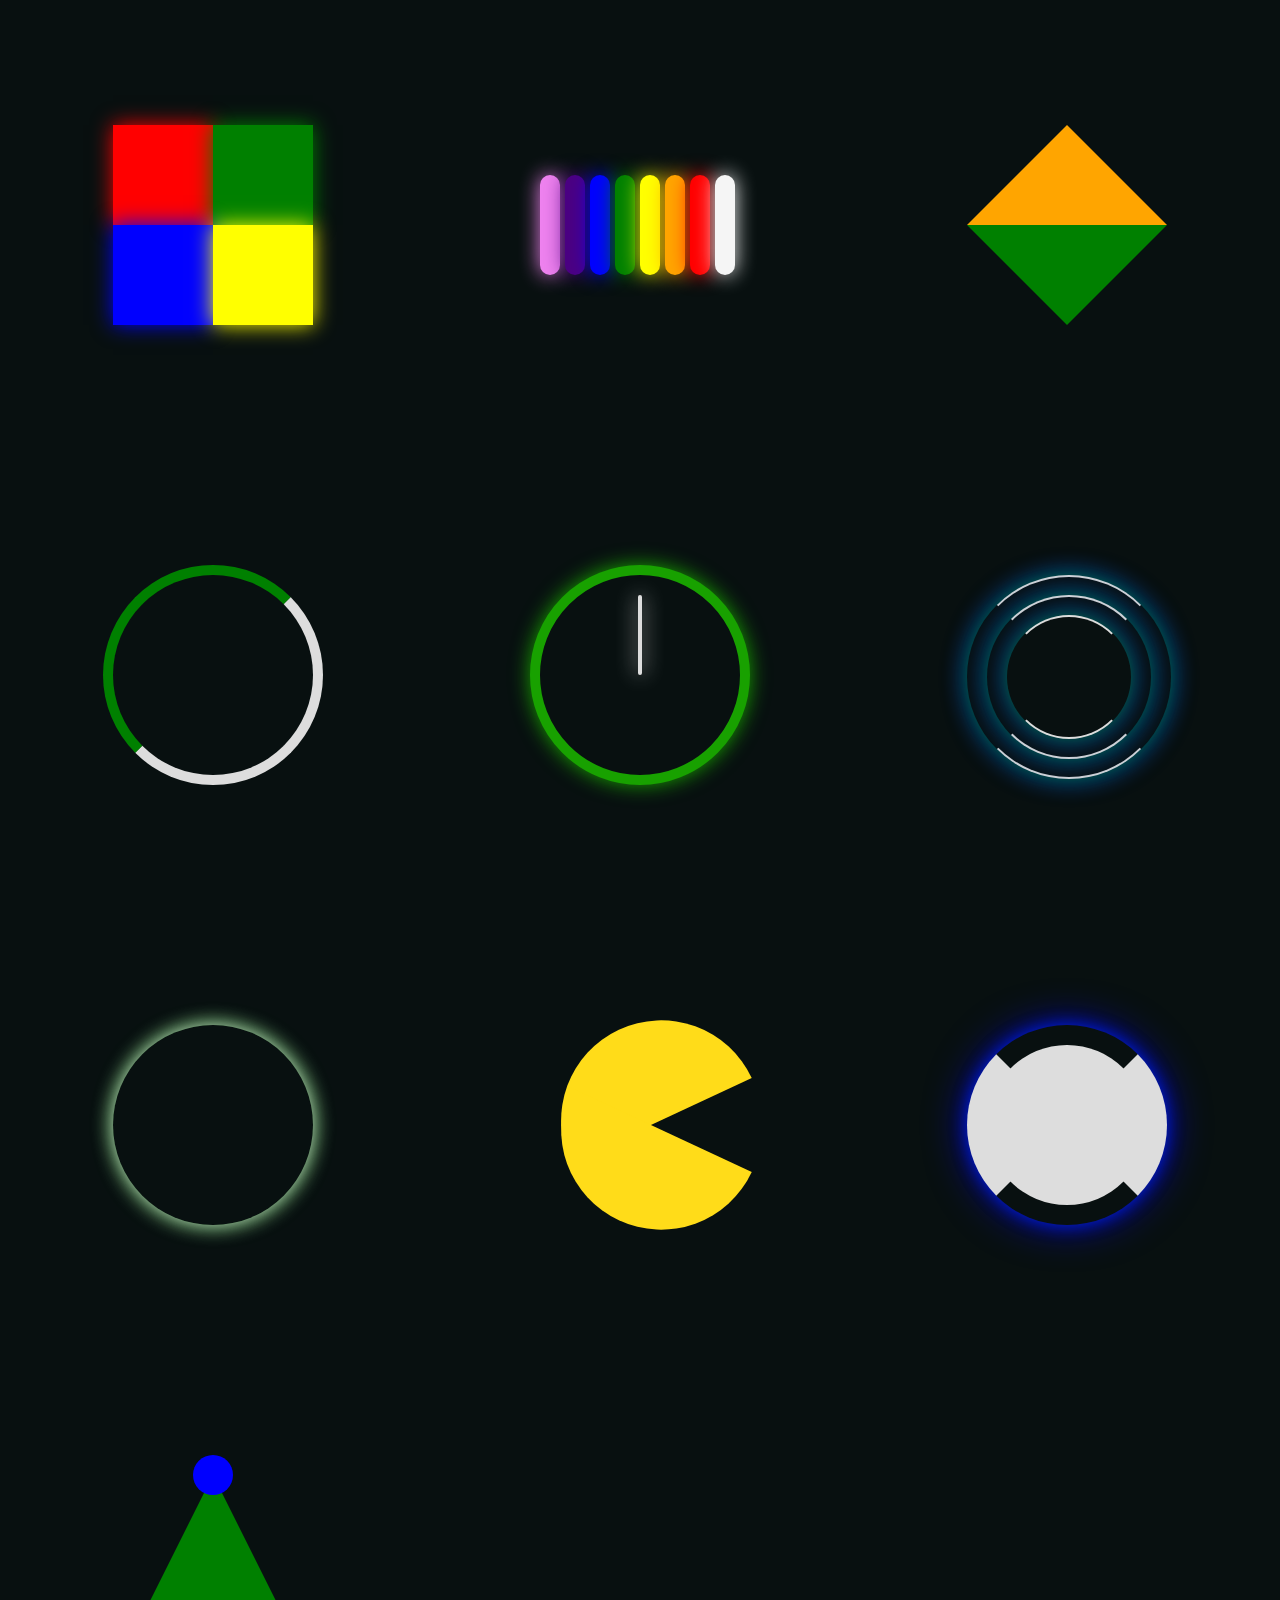
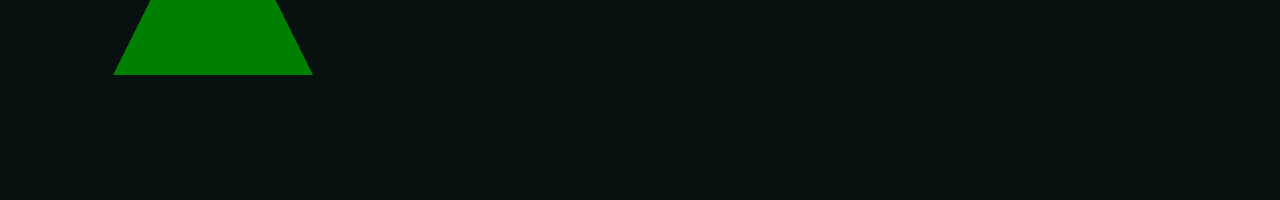
<file: index.html>
<!DOCTYPE html>
<html lang="en">
<head>
    <meta charset="UTF-8">
    <meta http-equiv="X-UA-Compatible" content="IE=edge">
    <meta name="viewport" content="width=device-width, initial-scale=1.0">
    <link rel="stylesheet" type="text/css" href="/loaders.css">
    <title>Animações Loaders</title>
</head>
<body>  
        <div class="parent">
            <div class="loader loader1">
                <span></span>
                <span></span>
                <span></span>
                <span></span>
            </div>
        </div>

        <div class="parent">
            <div class="loader loader2">
                <span></span>
                <span></span>
                <span></span>
                <span></span>
                <span></span>
                <span></span>
                <span></span>
                <span></span>
            </div><!--loader 2-->
        </div><!--parent-->

        <div class="parent">
            <div class="loader loader3">
            </div><!--loader 3-->
        </div><!--parent-->

        <div class="parent">
            <div class="loader loader4">
            </div><!--loader 4-->
        </div><!--parent-->

        <div class="parent">
            <div class="loader loader5">
            </div><!--loader 5-->
        </div><!--parent-->

        <div class="parent">
            <div class="loader loader6">
                <div class="loader6Inner"></div>
                <div class="loader6Inner"></div>
                <div class="loader6Inner"></div>
            </div><!--loader 6-->
        </div><!--parent-->

        <div class="parent">
            <div class="loader loader7">
            </div><!--loader 7-->
        </div><!--parent-->

        <div class="parent">
            <div class="loader loader8 ">
            </div><!--loader 8-->
        </div><!--parent-->

        <div class="parent">
            <div class="loader loader9">
            </div><!--loader 9-->
        </div><!--parent-->

        <div class="parent">
            <div class="loader loader10">
            </div><!--loader 10-->
        </div><!--parent-->

</body>
</html>
</file>
<file: loaders.css>
* {
    margin: 0;
    padding: 0;
    background-color: #081010;
}

.parent {
    float: left;
    display: flex;
    align-items: center;
    justify-content: center;
    width: 33.33%;
    height: 50vh;
}

.loader {
    position: absolute;
} 

/**Animação Loader 1*/
@keyframes loader1 {
    50% {
        width: 300px;
        height: 300px;
    }
}

@keyframes loader1Circle {
    50% {
        border-radius: 50%;
    }
}

.loader1 {
    width: 200px;
    height: 200px;
    animation: loader1 2s ease infinite;
}

.loader1 span {
    position: absolute;
    width: 100px;
    height: 100px;
    animation: loader1Circle 2s ease infinite;
}

.loader1 span:nth-child(1) {
    top: 0;
    left: 0;
    background-color: red;
    box-shadow: 0 0 20px rgb(255, 0, 0);
}

.loader1 span:nth-child(2) {
    top: 0;
    right: 0;
    background-color: green;
    box-shadow: 0 0 20px rgb(0, 128, 0);
}

.loader1 span:nth-child(3) {
    bottom: 0;
    left: 0;
    background-color: blue;
    box-shadow: 0 0 20px rgb(0, 0, 255);
}

.loader1 span:nth-child(4) {
    bottom: 0;
    right: 0;
    background-color: yellow;
    box-shadow: 0 0 20px rgb(255, 255, 0);
}

/**Animação Loader 2*/
@keyframes loader2 {
    0%, 40%, 100% { 
        transform: scale(1);
    }
    60% {
        transform: scale(2)
    }
}

.loader2 {
    width: 200px;
    height: 100px;
}

.loader2 span {
    width: 20px;
    height: 100px;
    position: absolute;
    top: 0;
    border-radius: 20px;
}

.loader2 span:nth-child(1) {
    left: 0;
    background-color: violet;
    box-shadow: 0 0 20px violet;
    animation: loader2 2s ease infinite;
}

.loader2 span:nth-child(2) {
    left: 25px;
    background-color: indigo;
    box-shadow: 0 0 20px indigo;
    animation: loader2 2s ease infinite 0.15s;
}

.loader2 span:nth-child(3) {
    left: 50px;
    background-color: blue;
    box-shadow: 0 0 20px blue;
    animation: loader2 2s ease infinite 0.3s;
}

.loader2 span:nth-child(4) {
    left: 75px;
    background-color: green;
    box-shadow: 0 0 20px green;
    animation: loader2 2s ease infinite 0.45s;
}

.loader2 span:nth-child(5) {
    left: 100px;
    background-color: yellow;
    box-shadow: 0 0 20px yellow;
    animation: loader2 2s ease infinite 0.6s;
}

.loader2 span:nth-child(6) {
    left: 125px;
    background-color: orange;
    box-shadow: 0 0 20px orange;
    animation: loader2 2s ease infinite 0.75s;
}

.loader2 span:nth-child(7) {
    left: 150px;
    background-color: red;
    box-shadow: 0 0 20px red;
    animation: loader2 2s ease infinite 0.9s;
}

.loader2 span:nth-child(8) {
    left: 175px;
    background-color: whitesmoke;
    box-shadow: 0 0 20px whitesmoke;
    animation: loader2 2s ease infinite 1.05s;
}

/**Animação Loader 3*/
@keyframes loader3 {
    0% {
        transform: rotate(0deg);
    }
    50%, 100% {
        transform: rotate(360deg);
    }
}

@keyframes loader3Before {
    0%, 50% {
        transform: rotate(0deg);
    }
    100% {
        transform: rotate(360deg);
    }
}

@keyframes loader3After {
    0%, 50% {
        transform: rotate(0deg);
    }
    100% {
        transform: rotate(360deg);
    }
}

.loader3 {
    width: 200px;
    height: 200px;
    animation: loader3 2s ease infinite;
}

.loader3:before {
    position: absolute;
    content: '';
    width: 0;
    height: 0; 
    left: 0;
    top: 0;
    border-bottom: 100px solid orange;
    border-right: 100px solid transparent;
    border-left: 100px solid transparent;
    animation: loader3Before 2s ease infinite;
}

.loader3:after {
    position: absolute;
    content: '';
    width: 0;
    height: 0; 
    bottom: 0;
    left: 0;
    border-top: 100px solid green;
    border-right: 100px solid transparent;
    border-left: 100px solid transparent;
    animation: loader3After 2s ease infinite;
}

/**Animação Loader 4*/
@keyframes loader4 {
    50% {
        transform: rotate(360deg);
        border-radius: 4px;
        width: 0;
        height: 0;
        border-width: 105px;
    }
}

.loader4 {
    width: 200px;
    height: 200px;
    border-radius: 50%;
    border: 10px solid #ddd;
    border-top-color: green;
    border-left-color: green;
    animation: loader4 2s ease infinite;
}

/**Animação Loader 5*/
@keyframes loader5 {
    0% {
        transform: rotate(0deg);
    }

    80% {
        transform: rotate(380deg);
    }
    90% {
        transform: rotate(340deg);
    }
    100% {
        transform: rotate(360deg);
    }
}

.loader5 {
    width: 200px;
    height: 200px;
    border-radius: 50%;
    border: 10px solid rgb(24, 161, 0);
    box-shadow: 0 0 20px rgb(24, 161, 0);
}

.loader5:before {
    width: 4px;
    height: 80px;
    position: absolute;
    content: '';
    left: calc(50% - 2px);
    top: 20px;
    background-color: #ddd;
    box-shadow: 0 0 20px #ddd;
    transform-origin: bottom;
    border-radius: 4px;
    animation: loader5 2s ease infinite;
}

/**Animação Loader 6*/
@keyframes loader6a {
    0% {
        transform: rotate(0deg);
    }
    100% {
        transform: rotate(360deg);
    }
}

@keyframes loader6b {
    0% {
        transform: rotate(240deg);
    }
    100% {
        transform: rotate(-120deg);
    }
}

@keyframes loader6c {
    0% {
        transform: rotate(180deg);
    }
    100% {
        transform: rotate(480deg);
    }
}

.loader6 {
    width: 200px;
    height: 200px;
}

.loader6 .loader6Inner {
    position: absolute;
    border: 2px solid transparent;
    border-top-color: #ddd;
    border-bottom-color: #ddd;
    border-radius: 50%;
    box-shadow: 0 0 22px green, 0 0 24px blue;
}

.loader6 .loader6Inner:nth-child(1) {
    top: 0;
    left: 0;
    width: 100%;
    height: 100%;
    animation: loader6a 2s ease infinite;
}

.loader6 .loader6Inner:nth-child(2) {
    top: 20px;
    left: 20px;
    width: 160px;
    height: 160px;
    animation: loader6b 2s ease infinite;
}

.loader6 .loader6Inner:nth-child(3) {
    top: 40px;
    left: 40px;
    width: 120px;
    height: 120px;
    animation: loader6c 2s ease infinite;
}

/**Animação Loader 7*/
@keyframes loader7 {
    0%, 100% {
        transform: scale(0)
    }
    50% {
        transform: scale(1)
    }
}

.loader7 {
    width: 200px;
    height: 200px;
}

.loader7:before {
    position: absolute;
    content: '';
    top: 0;
    left: 0;
    width: 100%;
    height: 100%;
    border-radius: 50%;
    box-shadow: 0 0 20px green;
    animation: loader7 2s ease infinite;
}

.loader7:after {
    position: absolute;
    content: '';
    top: 0;
    left: 0;
    width: 100%;
    height: 100%;
    border-radius: 50%;
    box-shadow: 0 0 20px #ddd;
    animation: loader7 2s ease infinite 1s;
}

/**Animação Loader 8*/
@keyframes loader8 {
    50% {
        transform: rotate(0deg);
    }
}

@keyframes loader8self {
    0% {
        left: 500px;
        transform: rotateY(0deg);
    }
    48% {
        left: 1100px;
        transform: rotateY(0deg);
    }
    52% {
        transform: rotateY(180deg);
    }
    98% {
        left: 500px;
        transform: rotateY(180deg);
    }
    100% {
        left: 500px;
    }
}

.loader8 {
    width: 200px;
    height: 200px;
    animation: loader8self 6s linear infinite;
}

.loader8:before {
    position: absolute;
    content: '';
    width: 200px;
    height: 100px;
    top: 0;
    left: 0;
    background-color: rgb(255, 220, 25);
    border-top-left-radius: 100px;
    border-top-right-radius: 100px; 
    transform: rotate(-25deg);
    animation: loader8 0.5s ease infinite;
}

.loader8:after {
    position: absolute;
    content: '';
    width: 200px;
    height: 100px;
    bottom: 0;
    left: 0;
    background-color: rgb(255, 220, 25);
    border-bottom-left-radius: 100px;
    border-bottom-right-radius: 100px; 
    transform: rotate(25deg);
    animation: loader8 0.5s ease infinite;
}

/**Animação Loader 9*/
@keyframes loader9 {
    0% {
        transform: rotate(0deg);
    }
    100% {
        transform: rotate(360deg);
    }
}

@keyframes loader9bg {
    0%  {
        background-color: #fff;
    }
    25% {
        background-color: red;
    }
    50% {
        background-color: yellow;
    }
    75% {
        background-color: green;
    }
    100% {
        background-color: #000;
    }
}

.loader9 {
    box-sizing: border-box; 
    width: 200px;
    height: 200px; 
    border-radius: 50%;
    background-color: #ddd;
    border: 20px solid transparent;
    border-top-color: #081010;
    border-bottom-color: #081010;
    box-shadow: 0 0 16px #0020d6, 0 0 40px #0000c0;
    animation: loader9 1.8s linear infinite;
}

.loader9:before {
    position: absolute;
    content: '';
    width: 100px;
    height: 100px;
    border-radius: 50%;
    left: calc(50% - 50px);
    top: calc(50% - 50px);
    animation: loader9bg 6s linear infinite alternate;
}

/**Animação Loader 10*/
@keyframes loader10 {
    0% {
        transform: rotateY(0deg);
    }
    33% {
        transform: rotateY(180deg);
    }
    66% {
        transform: rotate(120deg)
    }
}

.loader10 {
    width: 0px;
    height: 0px;
    border-bottom: 200px solid green;
    border-right: 100px solid transparent;
    border-left: 100px solid transparent;
    animation: loader10 2s linear infinite;
}

.loader10:before {
    position: absolute;
    content: '';
    width: 40px;
    height: 40px;
    border-radius: 40px;
    left: calc(50% - 20px);
    top: -20px;
    background-color: blue;
}
</file>
